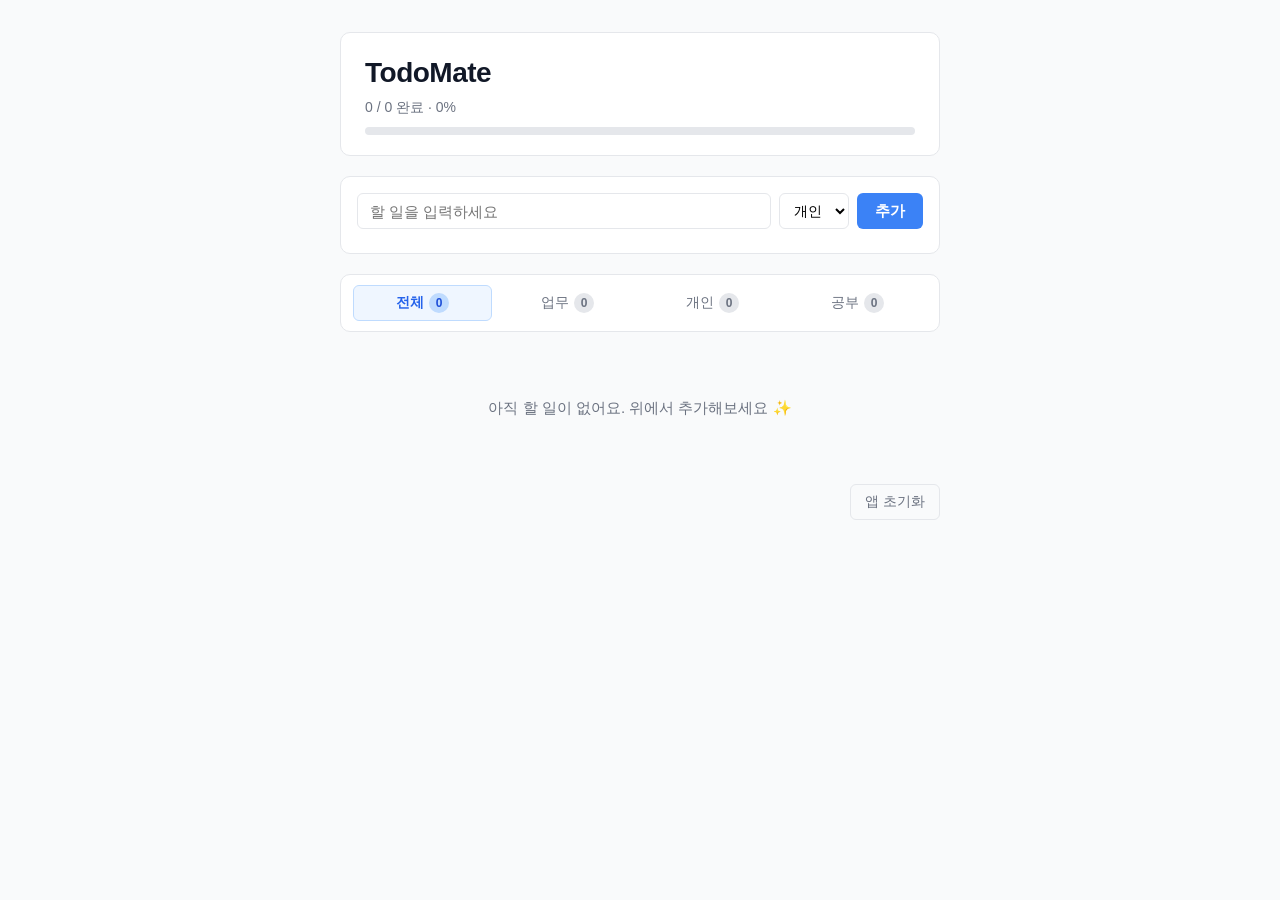
<file: mytodo/todomate/index.html>
<!-- Created: 2026-04-17 16:34:31 -->
<!DOCTYPE html>
<html lang="ko">
  <head>
    <meta charset="UTF-8" />
    <meta name="viewport" content="width=device-width, initial-scale=1.0" />
    <title>TodoMate</title>
    <link rel="stylesheet" href="style.css" />
  </head>
  <body>
    <div class="container">

      <!-- 헤더 영역 -->
      <header class="app-header">
        <h1 class="app-title">TodoMate</h1>
        <p class="progress-text" aria-live="polite">0 / 0 완료 · 0%</p>
        <div class="progress-bar-track" role="progressbar" aria-valuenow="0" aria-valuemin="0" aria-valuemax="100">
          <div class="progress-bar-fill" style="width: 0%"></div>
        </div>
      </header>

      <!-- 입력 영역 -->
      <section class="input-section">
        <input
          type="text"
          id="todo-input"
          class="todo-input"
          placeholder="할 일을 입력하세요"
          maxlength="100"
          aria-label="할 일 입력"
        />
        <select id="category-select" class="category-select" aria-label="카테고리 선택">
          <option value="personal">개인</option>
          <option value="work">업무</option>
          <option value="study">공부</option>
        </select>
        <button id="add-btn" class="add-btn" aria-label="할 일 추가">추가</button>
        <p id="auto-hint" class="auto-hint" aria-live="polite"></p>
      </section>

      <!-- 필터 탭 영역 -->
      <nav class="filter-tabs" aria-label="카테고리 필터">
        <button class="tab active" data-filter="all">
          전체 <span class="tab-count" aria-label="전체 개수">0</span>
        </button>
        <button class="tab" data-filter="work">
          업무 <span class="tab-count" aria-label="업무 개수">0</span>
        </button>
        <button class="tab" data-filter="personal">
          개인 <span class="tab-count" aria-label="개인 개수">0</span>
        </button>
        <button class="tab" data-filter="study">
          공부 <span class="tab-count" aria-label="공부 개수">0</span>
        </button>
      </nav>

      <!-- 할 일 목록 영역 -->
      <ul id="todo-list" class="todo-list" aria-label="할 일 목록"></ul>

      <!-- 푸터 영역 -->
      <footer class="app-footer" id="app-footer">
        <button id="clear-completed-btn" class="footer-btn danger" hidden aria-label="완료된 항목 모두 삭제">
          완료된 항목 삭제
        </button>
        <button id="reset-btn" class="footer-btn reset" aria-label="앱 초기화">
          앱 초기화
        </button>
      </footer>

    </div>
    <script src="app.js"></script>
  </body>
</html>
</file>
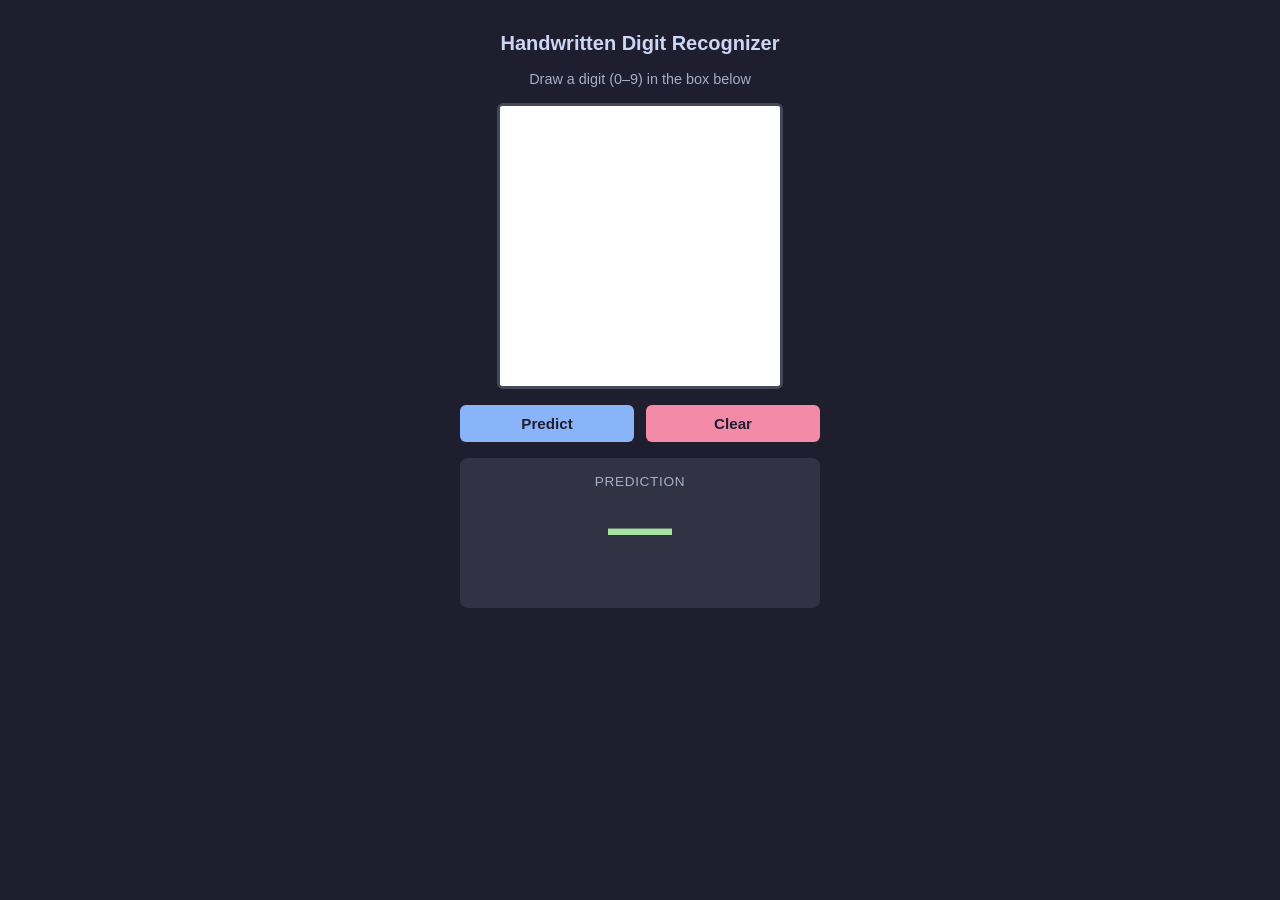
<file: handwriting/web_version/static/index.html>
<!-- Created: 2026-04-17 15:44:13 -->
<!DOCTYPE html>
<html lang="en">
<head>
  <meta charset="UTF-8" />
  <meta name="viewport" content="width=device-width, initial-scale=1.0" />
  <title>Handwritten Digit Recognizer</title>
  <link rel="stylesheet" href="style.css" />
</head>
<body>
  <div class="app">
    <h1>Handwritten Digit Recognizer</h1>
    <p class="subtitle">Draw a digit (0–9) in the box below</p>

    <!-- Drawing canvas -->
    <div class="canvas-wrapper">
      <canvas id="canvas" width="280" height="280"></canvas>
    </div>

    <!-- Buttons -->
    <div class="btn-row">
      <button id="predictBtn" class="btn btn-predict">Predict</button>
      <button id="clearBtn"   class="btn btn-clear">Clear</button>
    </div>

    <!-- Result panel -->
    <div class="result-panel">
      <div class="result-label">Prediction</div>
      <div id="digit"      class="digit-display">—</div>
      <div id="confidence" class="confidence"></div>
      <div id="bars"       class="bars"></div>
    </div>
  </div>

  <script src="app.js"></script>
</body>
</html>
</file>
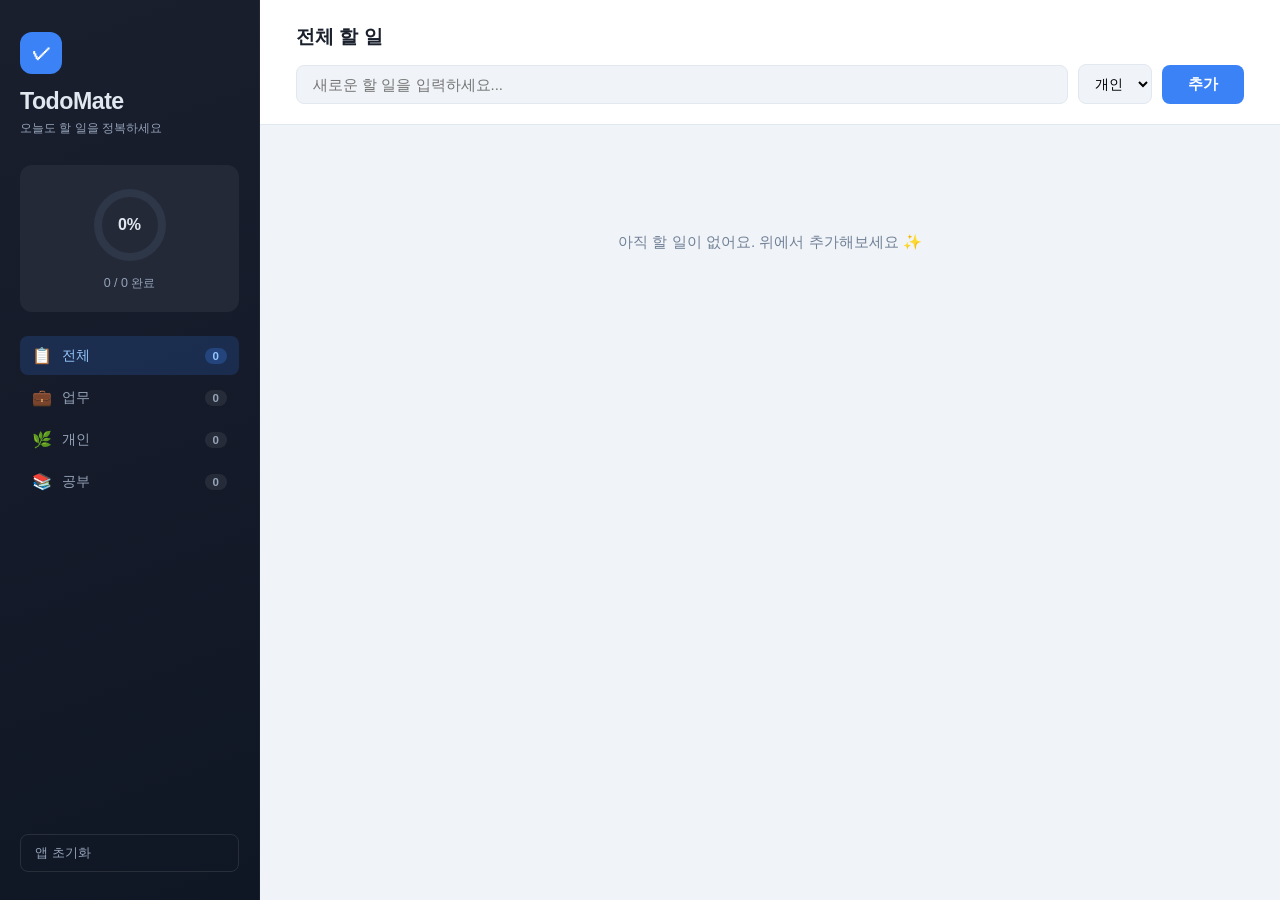
<file: mytodo/todomate/web_version/index.html>
<!-- Created: 2026-04-21 16:51:25 -->
<!DOCTYPE html>
<html lang="ko">
  <head>
    <meta charset="UTF-8" />
    <meta name="viewport" content="width=device-width, initial-scale=1.0" />
    <title>TodoMate</title>
    <link rel="stylesheet" href="style.css" />
  </head>
  <body>
    <div class="app-layout">

      <!-- 사이드바 -->
      <aside class="sidebar">
        <div class="sidebar-brand">
          <div class="brand-icon">✓</div>
          <h1 class="app-title">TodoMate</h1>
          <p class="app-tagline">오늘도 할 일을 정복하세요</p>
        </div>

        <div class="sidebar-progress">
          <svg class="progress-ring" viewBox="0 0 80 80"
               role="progressbar" aria-valuenow="0" aria-valuemin="0" aria-valuemax="100"
               aria-label="진행률">
            <circle class="ring-track" cx="40" cy="40" r="32"/>
            <circle class="ring-fill" id="progress-ring-fill" cx="40" cy="40" r="32"/>
          </svg>
          <div class="progress-ring-center">
            <span id="progress-percent" class="progress-percent-text">0%</span>
          </div>
          <p id="progress-label" class="progress-label" aria-live="polite">0 / 0 완료</p>
        </div>

        <nav class="filter-nav" aria-label="카테고리 필터">
          <button class="nav-item active" data-filter="all">
            <span class="nav-icon">📋</span>
            <span class="nav-label">전체</span>
            <span class="nav-count tab-count" aria-label="전체 개수">0</span>
          </button>
          <button class="nav-item" data-filter="work">
            <span class="nav-icon">💼</span>
            <span class="nav-label">업무</span>
            <span class="nav-count tab-count" aria-label="업무 개수">0</span>
          </button>
          <button class="nav-item" data-filter="personal">
            <span class="nav-icon">🌿</span>
            <span class="nav-label">개인</span>
            <span class="nav-count tab-count" aria-label="개인 개수">0</span>
          </button>
          <button class="nav-item" data-filter="study">
            <span class="nav-icon">📚</span>
            <span class="nav-label">공부</span>
            <span class="nav-count tab-count" aria-label="공부 개수">0</span>
          </button>
        </nav>

        <div class="sidebar-actions">
          <button id="clear-completed-btn" class="sidebar-btn danger" hidden aria-label="완료된 항목 모두 삭제">
            완료된 항목 삭제
          </button>
          <button id="reset-btn" class="sidebar-btn reset" aria-label="앱 초기화">
            앱 초기화
          </button>
        </div>
      </aside>

      <!-- 메인 콘텐츠 -->
      <main class="main-content">
        <div class="main-header">
          <h2 id="current-filter-title" class="current-filter-title">전체 할 일</h2>
          <div class="input-section">
            <input
              type="text"
              id="todo-input"
              class="todo-input"
              placeholder="새로운 할 일을 입력하세요..."
              maxlength="100"
              aria-label="할 일 입력"
            />
            <select id="category-select" class="category-select" aria-label="카테고리 선택">
              <option value="personal">개인</option>
              <option value="work">업무</option>
              <option value="study">공부</option>
            </select>
            <button id="add-btn" class="add-btn" aria-label="할 일 추가">추가</button>
          </div>
          <p id="auto-hint" class="auto-hint" aria-live="polite"></p>
        </div>

        <div class="todo-container">
          <ul id="todo-list" class="todo-list" aria-label="할 일 목록"></ul>
        </div>
      </main>

    </div>
    <script src="app.js"></script>
  </body>
</html>
</file>
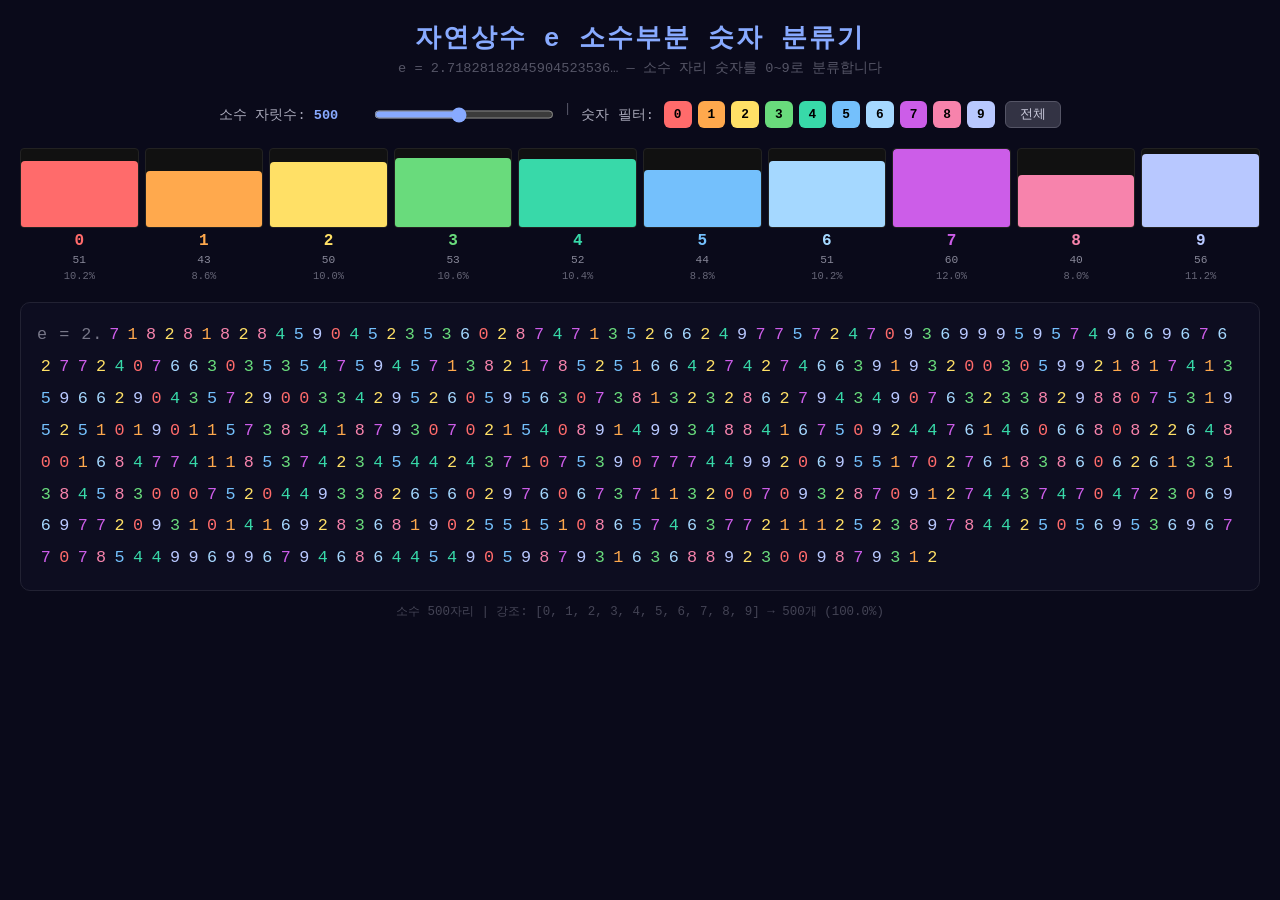
<file: ju/euler_classifier.html>
<!DOCTYPE html>
<html lang="ko">
<head>
<meta charset="UTF-8">
<meta name="viewport" content="width=device-width, initial-scale=1.0">
<title>자연상수 e 소수부분 숫자 분류기</title>
<style>
  * { box-sizing: border-box; margin: 0; padding: 0; }

  body {
    font-family: 'Courier New', monospace;
    background: #0a0a1a;
    color: #e0e0ff;
    min-height: 100vh;
    padding: 20px;
  }

  h1 {
    text-align: center;
    font-size: 1.6rem;
    color: #88aaff;
    margin-bottom: 4px;
    letter-spacing: 2px;
  }

  .subtitle {
    text-align: center;
    font-size: 0.85rem;
    color: #556;
    margin-bottom: 24px;
  }

  /* ─── 컨트롤 ─── */
  .controls {
    display: flex;
    flex-wrap: wrap;
    gap: 10px;
    justify-content: center;
    margin-bottom: 20px;
  }

  .controls label { font-size: 0.85rem; color: #aab; align-self: center; }

  .controls input[type=range] {
    width: 180px;
    accent-color: #88aaff;
    cursor: pointer;
  }

  #digitCount {
    color: #88aaff;
    font-weight: bold;
    min-width: 50px;
    display: inline-block;
  }

  .filter-btns {
    display: flex;
    gap: 6px;
    flex-wrap: wrap;
    justify-content: center;
  }

  .filter-btn {
    border: none;
    border-radius: 6px;
    padding: 4px 10px;
    font-size: 0.8rem;
    font-family: 'Courier New', monospace;
    cursor: pointer;
    transition: transform 0.1s, opacity 0.2s;
    font-weight: bold;
  }

  .filter-btn:hover { transform: scale(1.1); }
  .filter-btn.inactive { opacity: 0.3; }

  .btn-all {
    background: #334;
    color: #ccd;
    border: 1px solid #556;
    border-radius: 6px;
    padding: 4px 14px;
    font-size: 0.8rem;
    cursor: pointer;
    font-family: 'Courier New', monospace;
  }
  .btn-all:hover { background: #445; }

  /* ─── 통계 바 ─── */
  .stats {
    display: grid;
    grid-template-columns: repeat(10, 1fr);
    gap: 6px;
    margin-bottom: 20px;
  }

  .stat-col {
    display: flex;
    flex-direction: column;
    align-items: center;
    gap: 4px;
    cursor: pointer;
    transition: transform 0.15s;
  }
  .stat-col:hover { transform: scale(1.05); }

  .bar-wrap {
    width: 100%;
    height: 80px;
    background: #111;
    border-radius: 4px;
    position: relative;
    overflow: hidden;
    border: 1px solid #222;
  }

  .bar {
    position: absolute;
    bottom: 0;
    left: 0;
    width: 100%;
    border-radius: 4px 4px 0 0;
    transition: height 0.5s ease;
  }

  .stat-digit {
    font-size: 1rem;
    font-weight: bold;
  }

  .stat-count {
    font-size: 0.7rem;
    color: #889;
  }

  .stat-pct {
    font-size: 0.65rem;
    color: #667;
  }

  /* ─── e 디스플레이 ─── */
  .e-display {
    background: #0d0d20;
    border: 1px solid #223;
    border-radius: 10px;
    padding: 16px;
    max-height: 320px;
    overflow-y: auto;
    line-height: 1.9;
    font-size: 1.05rem;
    letter-spacing: 1px;
    word-break: break-all;
    scrollbar-width: thin;
    scrollbar-color: #334 #0d0d20;
  }

  .e-display::-webkit-scrollbar { width: 6px; }
  .e-display::-webkit-scrollbar-track { background: #0d0d20; }
  .e-display::-webkit-scrollbar-thumb { background: #334; border-radius: 3px; }

  .prefix {
    color: #778;
    margin-right: 2px;
  }

  .dot { color: #aac; }

  .d {
    display: inline-block;
    width: 1.1em;
    text-align: center;
    border-radius: 3px;
    transition: background 0.2s, opacity 0.2s;
  }

  .d.dim { opacity: 0.12; }

  /* ─── 색상 팔레트 ─── */
  :root {
    --c0: #ff6b6b; --c1: #ffa94d; --c2: #ffe066;
    --c3: #69db7c; --c4: #38d9a9; --c5: #74c0fc;
    --c6: #a5d8ff; --c7: #cc5de8; --c8: #f783ac;
    --c9: #b8c8ff;
  }

  .n0 { color: var(--c0); } .bar-0 { background: var(--c0); }
  .n1 { color: var(--c1); } .bar-1 { background: var(--c1); }
  .n2 { color: var(--c2); } .bar-2 { background: var(--c2); }
  .n3 { color: var(--c3); } .bar-3 { background: var(--c3); }
  .n4 { color: var(--c4); } .bar-4 { background: var(--c4); }
  .n5 { color: var(--c5); } .bar-5 { background: var(--c5); }
  .n6 { color: var(--c6); } .bar-6 { background: var(--c6); }
  .n7 { color: var(--c7); } .bar-7 { background: var(--c7); }
  .n8 { color: var(--c8); } .bar-8 { background: var(--c8); }
  .n9 { color: var(--c9); } .bar-9 { background: var(--c9); }

  .btn-0 { background: var(--c0); color: #000; }
  .btn-1 { background: var(--c1); color: #000; }
  .btn-2 { background: var(--c2); color: #000; }
  .btn-3 { background: var(--c3); color: #000; }
  .btn-4 { background: var(--c4); color: #000; }
  .btn-5 { background: var(--c5); color: #000; }
  .btn-6 { background: var(--c6); color: #000; }
  .btn-7 { background: var(--c7); color: #000; }
  .btn-8 { background: var(--c8); color: #000; }
  .btn-9 { background: var(--c9); color: #000; }

  .info-bar {
    text-align: center;
    font-size: 0.78rem;
    color: #445;
    margin-top: 12px;
  }

  @media (max-width: 600px) {
    .stats { grid-template-columns: repeat(5, 1fr); }
    .bar-wrap { height: 60px; }
    h1 { font-size: 1.2rem; }
  }
</style>
</head>
<body>

<h1>자연상수 e 소수부분 숫자 분류기</h1>
<p class="subtitle">e = 2.71828182845904523536… — 소수 자리 숫자를 0~9로 분류합니다</p>

<!-- 컨트롤 -->
<div class="controls">
  <label>소수 자릿수: <span id="digitCount">500</span></label>
  <input type="range" id="slider" min="50" max="1000" step="50" value="500">
  <span style="color:#556;font-size:0.8rem">|</span>
  <label>숫자 필터:</label>
  <div class="filter-btns" id="filterBtns"></div>
  <button class="btn-all" id="btnAll">전체</button>
</div>

<!-- 통계 바 차트 -->
<div class="stats" id="stats"></div>

<!-- e 숫자 표시 -->
<div class="e-display" id="eDisplay"></div>

<p class="info-bar" id="infoBar"></p>

<script>
// e 소수점 이하 1000자리
const E_DECIMALS =
  "7182818284590452353602874713526624977572470936999595749669676277" +
  "2407663035354759457138217852516642742746639193200305992181741359" +
  "6629043572900334295260595630738132328627943490763233829880753195" +
  "2510190115738341879307021540891499348841675092447614606680822648" +
  "0016847741185374234544243710753907774499206955170276183860626133" +
  "1384583000752044933826560297606737113200709328709127443747047230" +
  "6969772093101416928368190255151086574637721112523897844250569536" +
  "9677078544996996794686445490598793163688923009879312773617821542" +
  "4999229576351482208269895193668033182528869398496465105820939239" +
  "8294887933203625094431173012381970684161403970198376793206832823" +
  "7646480429531180232878250981945581530175671736133206981125099618" +
  "1881593041690351598888519345807273866738589422827926001651208051" +
  "7462829800736356736839369757632936733093978741614551536765295985" +
  "6290779346044774547808541249066616878244572847507906006564239945" +
  "7053534286082946358843103745622547622274851024042699757547427944" +
  "9323564684702298938985954993437599668";

const DIGIT_COUNT_MAX = 1000;
const decimals = E_DECIMALS.slice(0, DIGIT_COUNT_MAX);

let activeDigits = new Set([0,1,2,3,4,5,6,7,8,9]);
let currentN = 500;

function getCount(n) {
  const counts = new Array(10).fill(0);
  for (let i = 0; i < n; i++) counts[+decimals[i]]++;
  return counts;
}

// ─── 통계 바 생성 ───
function buildStats() {
  const container = document.getElementById('stats');
  container.innerHTML = '';
  for (let d = 0; d <= 9; d++) {
    const col = document.createElement('div');
    col.className = 'stat-col';
    col.dataset.d = d;
    col.innerHTML = `
      <div class="bar-wrap">
        <div class="bar bar-${d}" id="bar-${d}" style="height:0%"></div>
      </div>
      <span class="stat-digit n${d}">${d}</span>
      <span class="stat-count" id="cnt-${d}">0</span>
      <span class="stat-pct" id="pct-${d}">0%</span>
    `;
    col.addEventListener('click', () => toggleDigit(d));
    container.appendChild(col);
  }
}

// ─── 필터 버튼 생성 ───
function buildFilterBtns() {
  const wrap = document.getElementById('filterBtns');
  wrap.innerHTML = '';
  for (let d = 0; d <= 9; d++) {
    const btn = document.createElement('button');
    btn.className = `filter-btn btn-${d}`;
    btn.textContent = d;
    btn.dataset.d = d;
    btn.addEventListener('click', () => toggleDigit(d));
    wrap.appendChild(btn);
  }
}

function toggleDigit(d) {
  if (activeDigits.has(d)) {
    if (activeDigits.size === 1) return; // 최소 1개 유지
    activeDigits.delete(d);
  } else {
    activeDigits.add(d);
  }
  render();
}

document.getElementById('btnAll').addEventListener('click', () => {
  activeDigits = new Set([0,1,2,3,4,5,6,7,8,9]);
  render();
});

// ─── 메인 렌더 ───
function render() {
  const n = currentN;
  const counts = getCount(n);
  const maxCount = Math.max(...counts);

  // 통계 업데이트
  for (let d = 0; d <= 9; d++) {
    const c = counts[d];
    const pct = (c / n * 100).toFixed(1);
    const barH = maxCount > 0 ? (c / maxCount * 100).toFixed(1) : 0;
    document.getElementById(`bar-${d}`).style.height = barH + '%';
    document.getElementById(`cnt-${d}`).textContent = c;
    document.getElementById(`pct-${d}`).textContent = pct + '%';

    // 통계 열 dim
    const col = document.querySelector(`.stat-col[data-d="${d}"]`);
    if (activeDigits.has(d)) col.style.opacity = '1';
    else col.style.opacity = '0.3';
  }

  // 필터 버튼 상태
  document.querySelectorAll('.filter-btn').forEach(btn => {
    const d = +btn.dataset.d;
    if (activeDigits.has(d)) btn.classList.remove('inactive');
    else btn.classList.add('inactive');
  });

  // e 숫자 표시
  const display = document.getElementById('eDisplay');
  let html = `<span class="prefix">e = 2.</span>`;
  for (let i = 0; i < n; i++) {
    const d = +decimals[i];
    const dim = activeDigits.has(d) ? '' : ' dim';
    html += `<span class="d n${d}${dim}">${d}</span>`;
  }
  display.innerHTML = html;

  // 정보 바
  const activeList = [...activeDigits].sort().join(', ');
  const activeCount = [...activeDigits].reduce((s, d) => s + counts[d], 0);
  document.getElementById('infoBar').textContent =
    `소수 ${n}자리 | 강조: [${activeList}] → ${activeCount}개 (${(activeCount/n*100).toFixed(1)}%)`;
}

// ─── 슬라이더 ───
const slider = document.getElementById('slider');
const digitCountEl = document.getElementById('digitCount');
slider.addEventListener('input', () => {
  currentN = +slider.value;
  digitCountEl.textContent = currentN;
  render();
});

// ─── 초기화 ───
buildStats();
buildFilterBtns();
render();
</script>
</body>
</html>
</file>
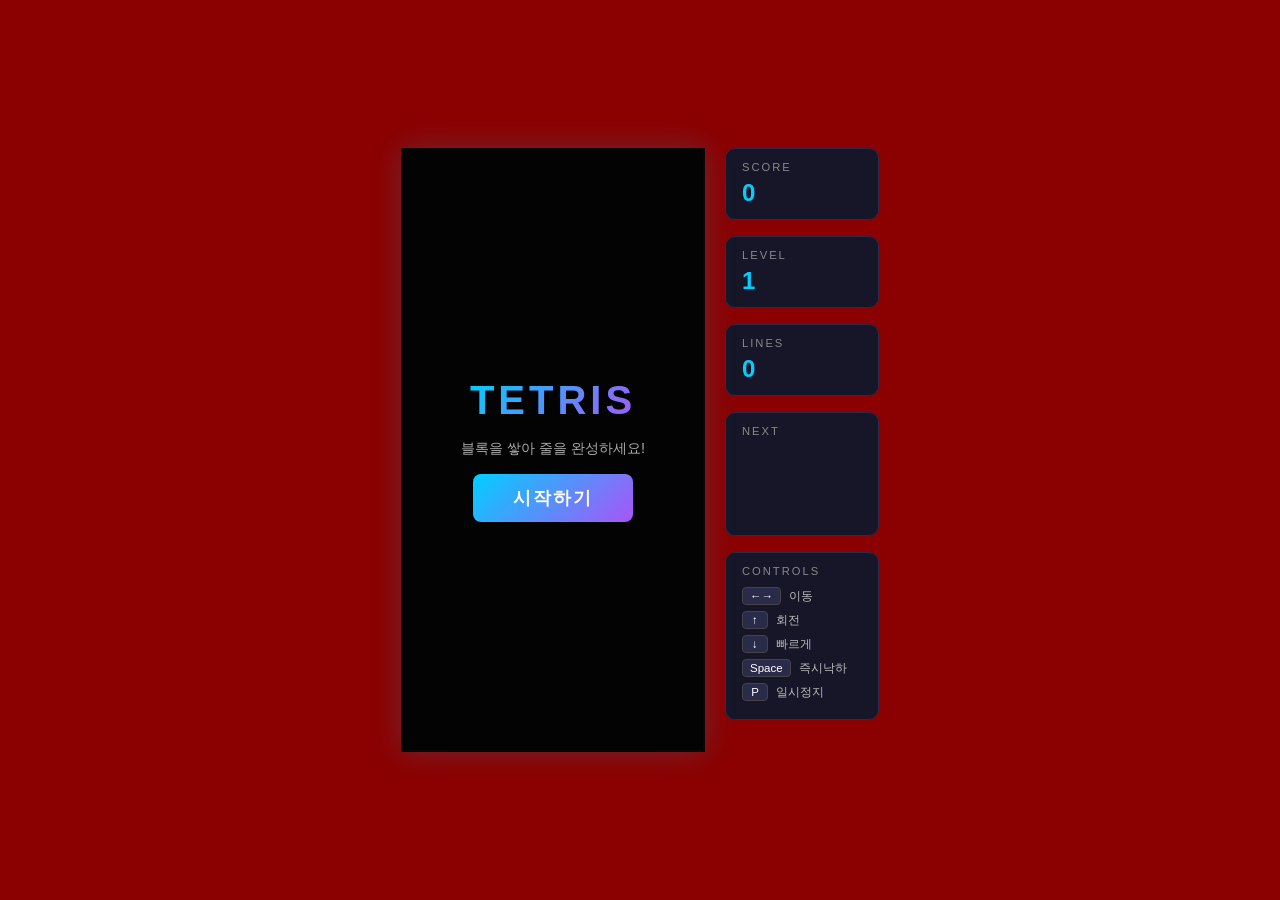
<file: ju/tetris.html>
<!DOCTYPE html>
<html lang="ko">
<head>
  <meta charset="UTF-8">
  <meta name="viewport" content="width=device-width, initial-scale=1.0">
  <title>테트리스</title>
  <style>
    * { margin: 0; padding: 0; box-sizing: border-box; }

    body {
      background: #8b0000;
      display: flex;
      justify-content: center;
      align-items: center;
      min-height: 100vh;
      font-family: 'Segoe UI', Arial, sans-serif;
      color: #fff;
    }

    #game-wrapper {
      display: flex;
      gap: 20px;
      align-items: flex-start;
    }

    #main-board {
      position: relative;
    }

    canvas#board {
      display: block;
      border: 2px solid #333;
      background: #111;
      box-shadow: 0 0 30px rgba(0, 200, 255, 0.2);
    }

    #overlay {
      position: absolute;
      inset: 0;
      background: rgba(0, 0, 0, 0.85);
      display: flex;
      flex-direction: column;
      align-items: center;
      justify-content: center;
      gap: 16px;
    }

    #overlay h1 {
      font-size: 2.5rem;
      font-weight: 900;
      letter-spacing: 4px;
      background: linear-gradient(135deg, #00cfff, #a855f7);
      -webkit-background-clip: text;
      -webkit-text-fill-color: transparent;
    }

    #overlay p { color: #aaa; font-size: 0.9rem; }

    #overlay .score-display {
      font-size: 1.6rem;
      font-weight: bold;
      color: #ffde59;
    }

    #start-btn {
      padding: 12px 40px;
      font-size: 1.1rem;
      font-weight: bold;
      border: none;
      border-radius: 8px;
      background: linear-gradient(135deg, #00cfff, #a855f7);
      color: #fff;
      cursor: pointer;
      letter-spacing: 2px;
      transition: transform 0.1s, box-shadow 0.1s;
    }

    #start-btn:hover {
      transform: scale(1.05);
      box-shadow: 0 0 20px rgba(0, 207, 255, 0.5);
    }

    #side-panel {
      display: flex;
      flex-direction: column;
      gap: 16px;
      min-width: 130px;
    }

    .panel-box {
      background: #161628;
      border: 1px solid #2a2a4a;
      border-radius: 10px;
      padding: 12px 16px;
    }

    .panel-label {
      font-size: 0.7rem;
      letter-spacing: 2px;
      color: #888;
      text-transform: uppercase;
      margin-bottom: 6px;
    }

    .panel-value {
      font-size: 1.5rem;
      font-weight: bold;
      color: #00cfff;
    }

    canvas#next-canvas {
      display: block;
      background: transparent;
    }

    #controls {
      background: #161628;
      border: 1px solid #2a2a4a;
      border-radius: 10px;
      padding: 12px 16px;
    }

    #controls .panel-label { margin-bottom: 10px; }

    .key-row {
      display: flex;
      align-items: center;
      gap: 8px;
      margin-bottom: 6px;
      font-size: 0.78rem;
      color: #bbb;
    }

    .key {
      background: #2a2a4a;
      border: 1px solid #444;
      border-radius: 4px;
      padding: 2px 7px;
      font-size: 0.72rem;
      color: #fff;
      min-width: 26px;
      text-align: center;
    }
  </style>
</head>
<body>

<div id="game-wrapper">
  <div id="main-board">
    <canvas id="board" width="300" height="600"></canvas>
    <div id="overlay">
      <h1>TETRIS</h1>
      <p>블록을 쌓아 줄을 완성하세요!</p>
      <button id="start-btn">시작하기</button>
    </div>
  </div>

  <div id="side-panel">
    <div class="panel-box">
      <div class="panel-label">Score</div>
      <div class="panel-value" id="score-display">0</div>
    </div>
    <div class="panel-box">
      <div class="panel-label">Level</div>
      <div class="panel-value" id="level-display">1</div>
    </div>
    <div class="panel-box">
      <div class="panel-label">Lines</div>
      <div class="panel-value" id="lines-display">0</div>
    </div>
    <div class="panel-box">
      <div class="panel-label">Next</div>
      <canvas id="next-canvas" width="120" height="80"></canvas>
    </div>
    <div id="controls">
      <div class="panel-label">Controls</div>
      <div class="key-row"><span class="key">←→</span> 이동</div>
      <div class="key-row"><span class="key">↑</span> 회전</div>
      <div class="key-row"><span class="key">↓</span> 빠르게</div>
      <div class="key-row"><span class="key">Space</span> 즉시낙하</div>
      <div class="key-row"><span class="key">P</span> 일시정지</div>
    </div>
  </div>
</div>

<script>
const COLS = 10, ROWS = 20, BLOCK = 30;
const COLORS = {
  I: '#00cfff',
  O: '#ffde59',
  T: '#a855f7',
  S: '#4ade80',
  Z: '#f87171',
  J: '#3b82f6',
  L: '#fb923c',
};

const SHAPES = {
  I: [[0,0,0,0],[1,1,1,1],[0,0,0,0],[0,0,0,0]],
  O: [[1,1],[1,1]],
  T: [[0,1,0],[1,1,1],[0,0,0]],
  S: [[0,1,1],[1,1,0],[0,0,0]],
  Z: [[1,1,0],[0,1,1],[0,0,0]],
  J: [[1,0,0],[1,1,1],[0,0,0]],
  L: [[0,0,1],[1,1,1],[0,0,0]],
};

const SCORE_TABLE = [0, 100, 300, 500, 800];

const canvas = document.getElementById('board');
const ctx = canvas.getContext('2d');
const nextCanvas = document.getElementById('next-canvas');
const nctx = nextCanvas.getContext('2d');

let board, piece, nextPiece, score, level, lines, gameRunning, paused, dropTimer, dropInterval, animId;

function createBoard() {
  return Array.from({ length: ROWS }, () => Array(COLS).fill(null));
}

function randomPiece() {
  const keys = Object.keys(SHAPES);
  const key = keys[Math.floor(Math.random() * keys.length)];
  return {
    type: key,
    color: COLORS[key],
    shape: SHAPES[key].map(r => [...r]),
    x: Math.floor((COLS - SHAPES[key][0].length) / 2),
    y: 0,
  };
}

function rotate(shape) {
  const N = shape.length;
  const M = shape[0].length;
  const result = Array.from({ length: M }, () => Array(N).fill(0));
  for (let r = 0; r < N; r++)
    for (let c = 0; c < M; c++)
      result[c][N - 1 - r] = shape[r][c];
  return result;
}

function collides(b, p, dx = 0, dy = 0, shape = null) {
  const s = shape || p.shape;
  for (let r = 0; r < s.length; r++) {
    for (let c = 0; c < s[r].length; c++) {
      if (!s[r][c]) continue;
      const nx = p.x + c + dx;
      const ny = p.y + r + dy;
      if (nx < 0 || nx >= COLS || ny >= ROWS) return true;
      if (ny >= 0 && b[ny][nx]) return true;
    }
  }
  return false;
}

function lock(b, p) {
  for (let r = 0; r < p.shape.length; r++)
    for (let c = 0; c < p.shape[r].length; c++)
      if (p.shape[r][c]) {
        const ny = p.y + r, nx = p.x + c;
        if (ny >= 0) b[ny][nx] = p.color;
      }
}

function clearLines(b) {
  let count = 0;
  for (let r = ROWS - 1; r >= 0; r--) {
    if (b[r].every(cell => cell !== null)) {
      b.splice(r, 1);
      b.unshift(Array(COLS).fill(null));
      count++;
      r++;
    }
  }
  return count;
}

function ghostY(b, p) {
  let dy = 0;
  while (!collides(b, p, 0, dy + 1)) dy++;
  return p.y + dy;
}

function drawBlock(context, x, y, color, alpha = 1) {
  context.globalAlpha = alpha;
  const px = x * BLOCK, py = y * BLOCK;
  context.fillStyle = color;
  context.fillRect(px + 1, py + 1, BLOCK - 2, BLOCK - 2);
  context.fillStyle = 'rgba(255,255,255,0.25)';
  context.fillRect(px + 1, py + 1, BLOCK - 2, 4);
  context.fillRect(px + 1, py + 1, 4, BLOCK - 2);
  context.fillStyle = 'rgba(0,0,0,0.25)';
  context.fillRect(px + 1, py + BLOCK - 5, BLOCK - 2, 4);
  context.fillRect(px + BLOCK - 5, py + 1, 4, BLOCK - 2);
  context.globalAlpha = 1;
}

function drawGrid() {
  ctx.strokeStyle = 'rgba(255,255,255,0.04)';
  ctx.lineWidth = 0.5;
  for (let r = 0; r <= ROWS; r++) {
    ctx.beginPath(); ctx.moveTo(0, r * BLOCK); ctx.lineTo(COLS * BLOCK, r * BLOCK); ctx.stroke();
  }
  for (let c = 0; c <= COLS; c++) {
    ctx.beginPath(); ctx.moveTo(c * BLOCK, 0); ctx.lineTo(c * BLOCK, ROWS * BLOCK); ctx.stroke();
  }
}

function drawBoard() {
  ctx.clearRect(0, 0, canvas.width, canvas.height);
  drawGrid();
  for (let r = 0; r < ROWS; r++)
    for (let c = 0; c < COLS; c++)
      if (board[r][c]) drawBlock(ctx, c, r, board[r][c]);
}

function drawPiece() {
  if (!piece) return;
  const gy = ghostY(board, piece);
  for (let r = 0; r < piece.shape.length; r++)
    for (let c = 0; c < piece.shape[r].length; c++)
      if (piece.shape[r][c]) {
        if (gy !== piece.y) drawBlock(ctx, piece.x + c, gy + r, piece.color, 0.2);
        drawBlock(ctx, piece.x + c, piece.y + r, piece.color);
      }
}

function drawNext() {
  nctx.clearRect(0, 0, nextCanvas.width, nextCanvas.height);
  if (!nextPiece) return;
  const s = nextPiece.shape;
  const bSize = 24;
  const offX = Math.floor((nextCanvas.width - s[0].length * bSize) / 2);
  const offY = Math.floor((nextCanvas.height - s.length * bSize) / 2);
  for (let r = 0; r < s.length; r++)
    for (let c = 0; c < s[r].length; c++)
      if (s[r][c]) {
        nctx.fillStyle = nextPiece.color;
        nctx.fillRect(offX + c * bSize + 1, offY + r * bSize + 1, bSize - 2, bSize - 2);
        nctx.fillStyle = 'rgba(255,255,255,0.25)';
        nctx.fillRect(offX + c * bSize + 1, offY + r * bSize + 1, bSize - 2, 4);
      }
}

function updateHUD() {
  document.getElementById('score-display').textContent = score.toLocaleString();
  document.getElementById('level-display').textContent = level;
  document.getElementById('lines-display').textContent = lines;
}

function render() {
  drawBoard();
  drawPiece();
}

function spawnPiece() {
  piece = nextPiece || randomPiece();
  nextPiece = randomPiece();
  drawNext();
  if (collides(board, piece)) {
    endGame();
  }
}

function drop() {
  if (!gameRunning || paused) return;
  if (!collides(board, piece, 0, 1)) {
    piece.y++;
  } else {
    lock(board, piece);
    const cleared = clearLines(board);
    if (cleared > 0) {
      score += SCORE_TABLE[cleared] * level;
      lines += cleared;
      level = Math.floor(lines / 10) + 1;
      dropInterval = Math.max(100, 1000 - (level - 1) * 90);
      updateHUD();
    }
    spawnPiece();
  }
  render();
}

let lastTime = 0;
function gameLoop(ts = 0) {
  if (!gameRunning || paused) return;
  const dt = ts - lastTime;
  if (dt > dropInterval) {
    lastTime = ts;
    drop();
  } else {
    render();
  }
  animId = requestAnimationFrame(gameLoop);
}

function startGame() {
  board = createBoard();
  score = 0; level = 1; lines = 0;
  dropInterval = 1000;
  gameRunning = true; paused = false;
  nextPiece = randomPiece();
  spawnPiece();
  updateHUD();
  document.getElementById('overlay').style.display = 'none';
  lastTime = 0;
  animId = requestAnimationFrame(gameLoop);
}

function endGame() {
  gameRunning = false;
  cancelAnimationFrame(animId);
  render();
  const overlay = document.getElementById('overlay');
  overlay.innerHTML = `
    <h1>GAME OVER</h1>
    <p class="score-display">${score.toLocaleString()} 점</p>
    <p>레벨 ${level} · ${lines}줄 제거</p>
    <button id="start-btn">다시 시작</button>
  `;
  overlay.style.display = 'flex';
  document.getElementById('start-btn').addEventListener('click', startGame);
}

function pauseGame() {
  if (!gameRunning) return;
  paused = !paused;
  if (paused) {
    cancelAnimationFrame(animId);
    const overlay = document.getElementById('overlay');
    overlay.innerHTML = `
      <h1 style="font-size:1.8rem">PAUSED</h1>
      <button id="start-btn">계속하기</button>
    `;
    overlay.style.display = 'flex';
    document.getElementById('start-btn').addEventListener('click', () => {
      paused = false;
      overlay.style.display = 'none';
      lastTime = 0;
      animId = requestAnimationFrame(gameLoop);
    });
  }
}

document.addEventListener('keydown', e => {
  if (!gameRunning || paused) return;
  switch (e.key) {
    case 'ArrowLeft':
      e.preventDefault();
      if (!collides(board, piece, -1, 0)) { piece.x--; render(); }
      break;
    case 'ArrowRight':
      e.preventDefault();
      if (!collides(board, piece, 1, 0)) { piece.x++; render(); }
      break;
    case 'ArrowDown':
      e.preventDefault();
      if (!collides(board, piece, 0, 1)) { piece.y++; score += 1; updateHUD(); render(); }
      break;
    case 'ArrowUp':
      e.preventDefault();
      const rotated = rotate(piece.shape);
      if (!collides(board, piece, 0, 0, rotated)) {
        piece.shape = rotated;
      } else if (!collides(board, piece, 1, 0, rotated)) {
        piece.shape = rotated; piece.x++;
      } else if (!collides(board, piece, -1, 0, rotated)) {
        piece.shape = rotated; piece.x--;
      }
      render();
      break;
    case ' ':
      e.preventDefault();
      const dy = ghostY(board, piece) - piece.y;
      piece.y += dy;
      score += dy * 2;
      updateHUD();
      drop();
      break;
    case 'p':
    case 'P':
      pauseGame();
      break;
  }
});

document.getElementById('start-btn').addEventListener('click', startGame);
</script>
</body>
</html>
</file>
<file: mytodo/todomate/style.css>
/* Created: 2026-04-17 16:35:12 */
/* ── CSS 변수 ── */
:root {
  --color-work: #3b82f6;
  --color-personal: #10b981;
  --color-study: #f59e0b;

  --bg: #f9fafb;
  --surface: #ffffff;
  --border: #e5e7eb;
  --text-primary: #111827;
  --text-secondary: #6b7280;
  --progress-track: #e5e7eb;
  --radius: 10px;
}

/* ── 리셋 & 기본 ── */
*,
*::before,
*::after {
  box-sizing: border-box;
  margin: 0;
  padding: 0;
}

body {
  font-family: -apple-system, BlinkMacSystemFont, "Segoe UI", Roboto,
    "Helvetica Neue", Arial, sans-serif;
  background: var(--bg);
  color: var(--text-primary);
  min-height: 100vh;
  padding: 32px 16px 64px;
}

/* ── 컨테이너 ── */
.container {
  max-width: 600px;
  margin: 0 auto;
  display: flex;
  flex-direction: column;
  gap: 20px;
}

/* ── 헤더 ── */
.app-header {
  background: var(--surface);
  border: 1px solid var(--border);
  border-radius: var(--radius);
  padding: 24px 24px 20px;
}

.app-title {
  font-size: 1.75rem;
  font-weight: 700;
  letter-spacing: -0.5px;
  margin-bottom: 10px;
}

.progress-text {
  font-size: 0.875rem;
  color: var(--text-secondary);
  margin-bottom: 10px;
  transition: color 0.3s;
}

.progress-bar-track {
  height: 8px;
  background: var(--progress-track);
  border-radius: 99px;
  overflow: hidden;
}

.progress-bar-fill {
  height: 100%;
  border-radius: 99px;
  background: linear-gradient(90deg, #3b82f6, #6366f1);
  transition: width 0.35s ease, background 0.4s ease;
}

/* 100% 완료 시 초록으로 전환 + 짧은 튀김 */
.progress-bar-fill.complete {
  background: linear-gradient(90deg, #10b981, #059669);
  animation: celebrate 0.45s ease;
}

@keyframes celebrate {
  0%   { transform: scaleX(1); }
  40%  { transform: scaleX(1.03); }
  100% { transform: scaleX(1); }
}

/* ── 입력 영역 ── */
.input-section {
  display: flex;
  flex-wrap: wrap;
  gap: 8px;
  background: var(--surface);
  border: 1px solid var(--border);
  border-radius: var(--radius);
  padding: 16px;
}

.todo-input {
  flex: 1;
  border: 1px solid var(--border);
  border-radius: 6px;
  padding: 8px 12px;
  font-size: 0.9375rem;
  font-family: inherit;
  outline: none;
  transition: border-color 0.2s;
  min-width: 0;
}

.todo-input:focus {
  border-color: #3b82f6;
}

.category-select {
  border: 1px solid var(--border);
  border-radius: 6px;
  padding: 8px 10px;
  font-size: 0.875rem;
  font-family: inherit;
  background: var(--surface);
  cursor: pointer;
  outline: none;
}

.add-btn {
  background: #3b82f6;
  color: #fff;
  border: none;
  border-radius: 6px;
  padding: 8px 18px;
  font-size: 0.9375rem;
  font-family: inherit;
  font-weight: 600;
  cursor: pointer;
  transition: background 0.2s;
  white-space: nowrap;
}

.add-btn:hover {
  background: #2563eb;
}

.add-btn:focus-visible {
  outline: 2px solid #3b82f6;
  outline-offset: 2px;
}

/* ── 필터 탭 ── */
.filter-tabs {
  display: flex;
  gap: 6px;
  background: var(--surface);
  border: 1px solid var(--border);
  border-radius: var(--radius);
  padding: 10px 12px;
  overflow-x: auto;
  -webkit-overflow-scrolling: touch;
  scrollbar-width: none;
}

.filter-tabs::-webkit-scrollbar {
  display: none;
}

.tab {
  flex: 1;
  flex-shrink: 0;
  border: 1px solid transparent;
  border-radius: 6px;
  padding: 7px 8px;
  font-size: 0.875rem;
  font-family: inherit;
  font-weight: 500;
  cursor: pointer;
  background: transparent;
  color: var(--text-secondary);
  transition: background 0.15s, color 0.15s;
  display: flex;
  align-items: center;
  justify-content: center;
  gap: 5px;
  white-space: nowrap;
}

.tab:hover {
  background: var(--bg);
  color: var(--text-primary);
}

.tab.active {
  background: #eff6ff;
  color: #2563eb;
  border-color: #bfdbfe;
  font-weight: 600;
}

.tab:focus-visible {
  outline: 2px solid #3b82f6;
  outline-offset: 2px;
}

.tab-count {
  display: inline-flex;
  align-items: center;
  justify-content: center;
  min-width: 20px;
  height: 20px;
  padding: 0 5px;
  border-radius: 99px;
  background: var(--border);
  color: var(--text-secondary);
  font-size: 0.75rem;
  font-weight: 600;
}

.tab.active .tab-count {
  background: #bfdbfe;
  color: #1d4ed8;
}

/* ── 할 일 목록 ── */
.todo-list {
  list-style: none;
  display: flex;
  flex-direction: column;
  gap: 8px;
}

/* ── 할 일 아이템 ── */
.todo-item {
  display: flex;
  align-items: center;
  gap: 10px;
  background: var(--surface);
  border: 1px solid var(--border);
  border-radius: var(--radius);
  padding: 12px 14px;
  transition: background 0.15s, box-shadow 0.15s, opacity 0.2s;
}

.todo-item:hover {
  background: #f8faff;
  box-shadow: 0 1px 4px rgba(0, 0, 0, 0.06);
}

.todo-item.completed {
  opacity: 0.65;
}

.todo-check {
  flex-shrink: 0;
  width: 18px;
  height: 18px;
  accent-color: #3b82f6;
  cursor: pointer;
}

.todo-text {
  flex: 1;
  font-size: 0.9375rem;
  word-break: break-word;
  transition: color 0.2s, text-decoration 0.2s;
  cursor: default;
}

.todo-item.completed .todo-text {
  text-decoration: line-through;
  color: #9ca3af;
}

.todo-category {
  flex-shrink: 0;
  font-size: 0.72rem;
  font-weight: 600;
  padding: 3px 8px;
  border-radius: 99px;
  color: #fff;
  letter-spacing: 0.02em;
}

.cat-work     { background: var(--color-work); }
.cat-personal { background: var(--color-personal); }
.cat-study    { background: var(--color-study); }

.todo-edit,
.todo-delete {
  flex-shrink: 0;
  border: 1px solid var(--border);
  border-radius: 5px;
  padding: 4px 9px;
  font-size: 0.8rem;
  font-family: inherit;
  cursor: pointer;
  background: transparent;
  color: var(--text-secondary);
  transition: background 0.15s, color 0.15s, border-color 0.15s;
}

.todo-edit:hover {
  background: #eff6ff;
  color: #2563eb;
  border-color: #bfdbfe;
}

.todo-delete:hover {
  background: #fef2f2;
  color: #dc2626;
  border-color: #fecaca;
}

.todo-edit:focus-visible,
.todo-delete:focus-visible {
  outline: 2px solid #3b82f6;
  outline-offset: 2px;
}

/* ── 편집 모드 ── */
.todo-item.editing {
  background: #fffbeb;
  border-color: #fcd34d;
  box-shadow: 0 0 0 2px #fde68a;
}

.edit-input {
  flex: 1;
  border: 1px solid #fcd34d;
  border-radius: 6px;
  padding: 4px 8px;
  font-size: 0.9375rem;
  font-family: inherit;
  background: #fff;
  outline: none;
  min-width: 0;
  transition: border-color 0.2s, box-shadow 0.2s;
}

.edit-input:focus {
  border-color: #f59e0b;
  box-shadow: 0 0 0 2px #fde68a;
}

.edit-select {
  flex-shrink: 0;
  border: 1px solid #fcd34d;
  border-radius: 6px;
  padding: 4px 8px;
  font-size: 0.875rem;
  font-family: inherit;
  background: #fff;
  cursor: pointer;
  outline: none;
}

/* ── 빈 상태 ── */
.todo-empty {
  text-align: center;
  padding: 44px 0;
  color: var(--text-secondary);
  font-size: 0.9375rem;
  line-height: 1.6;
}

/* ── 푸터 ── */
.app-footer {
  display: flex;
  gap: 8px;
  justify-content: flex-end;
}

.footer-btn {
  border: 1px solid var(--border);
  border-radius: 6px;
  padding: 8px 14px;
  font-size: 0.875rem;
  font-family: inherit;
  cursor: pointer;
  background: transparent;
  transition: background 0.15s, color 0.15s, border-color 0.15s;
}

.footer-btn.danger {
  color: #dc2626;
  border-color: #fecaca;
}

.footer-btn.danger:hover {
  background: #fef2f2;
}

.footer-btn.reset {
  color: var(--text-secondary);
}

.footer-btn.reset:hover {
  background: var(--bg);
  color: var(--text-primary);
}

.footer-btn:focus-visible {
  outline: 2px solid #3b82f6;
  outline-offset: 2px;
}

/* ── 자동 분류 힌트 ── */
.auto-hint {
  flex: 1 1 100%;
  font-size: 0.75rem;
  font-weight: 500;
  max-height: 0;
  overflow: hidden;
  opacity: 0;
  transition: max-height 0.2s ease, opacity 0.2s ease;
  display: flex;
  align-items: center;
  gap: 4px;
}

.auto-hint.visible {
  max-height: 2em;
  opacity: 1;
}

.auto-hint.cat-work    { color: var(--color-work); }
.auto-hint.cat-personal { color: var(--color-personal); }
.auto-hint.cat-study   { color: var(--color-study); }

/* ── 흔들기 애니메이션 ── */
@keyframes shake {
  0%, 100% { transform: translateX(0); }
  20%       { transform: translateX(-6px); }
  40%       { transform: translateX(6px); }
  60%       { transform: translateX(-4px); }
  80%       { transform: translateX(4px); }
}

.todo-input.shake {
  animation: shake 0.35s ease;
  border-color: #ef4444;
}

/* ── 모바일 반응형 (≤600px) ── */
@media (max-width: 600px) {
  body {
    padding: 16px 10px 48px;
  }

  .app-title {
    font-size: 1.4rem;
  }

  /* 터치 타깃 최소 44px */
  .todo-input,
  .category-select,
  .add-btn,
  .tab,
  .todo-edit,
  .todo-delete,
  .footer-btn {
    min-height: 44px;
  }

  .todo-check {
    width: 22px;
    height: 22px;
  }

  /* 입력 영역: 줄바꿈 */
  .input-section {
    flex-wrap: wrap;
  }

  .todo-input {
    flex: 1 1 100%;
  }

  .category-select {
    flex: 1;
  }

  .add-btn {
    flex: 1;
  }

  /* 필터 탭: 가로 스크롤 */
  .filter-tabs {
    padding: 8px 10px;
  }

  .tab {
    min-width: 70px;
  }
}
</file>
<file: handwriting/web_version/static/style.css>
/* Created: 2026-04-17 15:45:00 */
*, *::before, *::after { box-sizing: border-box; margin: 0; padding: 0; }

body {
  background: #1e1e2e;
  color: #cdd6f4;
  font-family: Helvetica, Arial, sans-serif;
  display: flex;
  justify-content: center;
  padding: 32px 16px;
  min-height: 100vh;
}

.app {
  display: flex;
  flex-direction: column;
  align-items: center;
  gap: 16px;
  width: 100%;
  max-width: 360px;
}

h1 {
  font-size: 1.25rem;
  font-weight: 700;
  color: #cdd6f4;
}

.subtitle {
  font-size: 0.9rem;
  color: #a6adc8;
}

/* Canvas */
.canvas-wrapper {
  border: 3px solid #45475a;
  border-radius: 6px;
  line-height: 0;
}

#canvas {
  display: block;
  background: #ffffff;
  cursor: crosshair;
  border-radius: 3px;
  touch-action: none;
}

/* Buttons */
.btn-row {
  display: flex;
  gap: 12px;
  width: 100%;
}

.btn {
  flex: 1;
  padding: 10px 0;
  border: none;
  border-radius: 6px;
  font-size: 0.95rem;
  font-weight: 700;
  cursor: pointer;
  transition: filter 0.15s;
}
.btn:hover  { filter: brightness(1.1); }
.btn:active { filter: brightness(0.9); }

.btn-predict { background: #89b4fa; color: #1e1e2e; }
.btn-clear   { background: #f38ba8; color: #1e1e2e; }

/* Result panel */
.result-panel {
  width: 100%;
  background: #313244;
  border-radius: 8px;
  padding: 16px;
  display: flex;
  flex-direction: column;
  align-items: center;
  gap: 6px;
}

.result-label {
  font-size: 0.85rem;
  color: #a6adc8;
  text-transform: uppercase;
  letter-spacing: 0.05em;
}

.digit-display {
  font-size: 4rem;
  font-weight: 700;
  color: #a6e3a1;
  line-height: 1;
  min-height: 4rem;
  display: flex;
  align-items: center;
}

.confidence {
  font-size: 0.9rem;
  color: #cdd6f4;
  min-height: 1.2em;
}

.confidence.low { color: #f38ba8; }

/* Top-3 bars */
.bars {
  width: 100%;
  display: flex;
  flex-direction: column;
  gap: 5px;
  margin-top: 4px;
}

.bar-row {
  display: flex;
  align-items: center;
  gap: 8px;
}

.bar-digit {
  width: 16px;
  text-align: right;
  font-size: 0.82rem;
  color: #cdd6f4;
  flex-shrink: 0;
}

.bar-track {
  flex: 1;
  height: 12px;
  background: #45475a;
  border-radius: 4px;
  overflow: hidden;
}

.bar-fill {
  height: 100%;
  border-radius: 4px;
  background: #74c7ec;
  transition: width 0.3s ease;
}

.bar-fill.best { background: #89b4fa; }

.bar-pct {
  width: 44px;
  font-size: 0.78rem;
  color: #a6adc8;
  flex-shrink: 0;
}
</file>
<file: mytodo/todomate/web_version/style.css>
/* Created: 2026-04-21 16:52:07 */
/* web_version — Desktop-optimized layout */
:root {
  --color-work: #3b82f6;
  --color-personal: #10b981;
  --color-study: #f59e0b;

  --sidebar-bg-top: #1a1f2e;
  --sidebar-bg-bottom: #0f1624;
  --sidebar-surface: #242938;
  --sidebar-text: #e2e8f0;
  --sidebar-muted: #94a3b8;
  --sidebar-width: 260px;

  --bg: #f0f4f8;
  --surface: #ffffff;
  --border: #e2e8f0;
  --text-primary: #1a202c;
  --text-secondary: #718096;
  --radius: 12px;
}

*, *::before, *::after {
  box-sizing: border-box;
  margin: 0;
  padding: 0;
}

body {
  font-family: -apple-system, BlinkMacSystemFont, "Segoe UI", Roboto,
    "Helvetica Neue", Arial, sans-serif;
  background: var(--bg);
  color: var(--text-primary);
  height: 100vh;
  overflow: hidden;
}

/* ── 전체 레이아웃 ── */
.app-layout {
  display: flex;
  height: 100vh;
  width: 100vw;
}

/* ── 사이드바 ── */
.sidebar {
  width: var(--sidebar-width);
  flex-shrink: 0;
  background: linear-gradient(160deg, var(--sidebar-bg-top) 0%, var(--sidebar-bg-bottom) 100%);
  color: var(--sidebar-text);
  display: flex;
  flex-direction: column;
  padding: 32px 20px 28px;
  overflow-y: auto;
  border-right: 1px solid rgba(255, 255, 255, 0.04);
}

.sidebar::-webkit-scrollbar { width: 4px; }
.sidebar::-webkit-scrollbar-thumb {
  background: rgba(255, 255, 255, 0.12);
  border-radius: 99px;
}

.sidebar-brand {
  margin-bottom: 28px;
}

.brand-icon {
  width: 42px;
  height: 42px;
  background: var(--color-work);
  border-radius: 12px;
  display: flex;
  align-items: center;
  justify-content: center;
  font-size: 1.2rem;
  font-weight: 800;
  color: #fff;
  margin-bottom: 14px;
}

.app-title {
  font-size: 1.45rem;
  font-weight: 700;
  letter-spacing: -0.5px;
  color: var(--sidebar-text);
}

.app-tagline {
  font-size: 0.78rem;
  color: var(--sidebar-muted);
  margin-top: 5px;
}

/* ── 진행률 링 ── */
.sidebar-progress {
  position: relative;
  display: flex;
  flex-direction: column;
  align-items: center;
  gap: 10px;
  padding: 20px 16px;
  background: var(--sidebar-surface);
  border-radius: var(--radius);
  margin-bottom: 24px;
}

.progress-ring {
  width: 80px;
  height: 80px;
  transform: rotate(-90deg);
}

.ring-track {
  fill: none;
  stroke: #2d3748;
  stroke-width: 8;
}

.ring-fill {
  fill: none;
  stroke: var(--color-work);
  stroke-width: 8;
  stroke-linecap: round;
  stroke-dasharray: 201;
  stroke-dashoffset: 201;
  transition: stroke-dashoffset 0.4s ease, stroke 0.4s ease;
}

.ring-fill.complete {
  stroke: var(--color-personal);
}

.progress-ring-center {
  position: absolute;
  top: 20px;
  left: 50%;
  transform: translateX(-50%);
  width: 80px;
  height: 80px;
  display: flex;
  align-items: center;
  justify-content: center;
  pointer-events: none;
}

.progress-percent-text {
  font-size: 1rem;
  font-weight: 700;
  color: var(--sidebar-text);
}

.progress-label {
  font-size: 0.78rem;
  color: var(--sidebar-muted);
  text-align: center;
}

/* ── 필터 네비게이션 ── */
.filter-nav {
  display: flex;
  flex-direction: column;
  gap: 3px;
  flex: 1;
  margin-bottom: 20px;
}

.nav-item {
  display: flex;
  align-items: center;
  gap: 10px;
  padding: 10px 12px;
  border: none;
  border-radius: 8px;
  background: transparent;
  color: var(--sidebar-muted);
  font-family: inherit;
  font-size: 0.88rem;
  font-weight: 500;
  cursor: pointer;
  text-align: left;
  transition: background 0.15s, color 0.15s;
}

.nav-item:hover {
  background: var(--sidebar-surface);
  color: var(--sidebar-text);
}

.nav-item.active {
  background: rgba(59, 130, 246, 0.18);
  color: #93c5fd;
}

.nav-item:focus-visible {
  outline: 2px solid #3b82f6;
  outline-offset: 2px;
}

.nav-icon { font-size: 1rem; flex-shrink: 0; }
.nav-label { flex: 1; }

.nav-count {
  background: rgba(255, 255, 255, 0.08);
  color: var(--sidebar-muted);
  border-radius: 99px;
  padding: 2px 8px;
  font-size: 0.72rem;
  font-weight: 600;
  min-width: 22px;
  text-align: center;
}

.nav-item.active .nav-count {
  background: rgba(59, 130, 246, 0.28);
  color: #93c5fd;
}

/* ── 사이드바 하단 버튼 ── */
.sidebar-actions {
  display: flex;
  flex-direction: column;
  gap: 8px;
}

.sidebar-btn {
  width: 100%;
  padding: 9px 14px;
  border-radius: 8px;
  font-family: inherit;
  font-size: 0.83rem;
  font-weight: 500;
  cursor: pointer;
  border: 1px solid transparent;
  transition: all 0.15s;
  text-align: left;
}

.sidebar-btn.danger {
  background: rgba(220, 38, 38, 0.1);
  color: #f87171;
  border-color: rgba(220, 38, 38, 0.2);
}

.sidebar-btn.danger:hover {
  background: rgba(220, 38, 38, 0.2);
}

.sidebar-btn.reset {
  background: transparent;
  color: var(--sidebar-muted);
  border-color: rgba(255, 255, 255, 0.1);
}

.sidebar-btn.reset:hover {
  background: var(--sidebar-surface);
  color: var(--sidebar-text);
}

.sidebar-btn:focus-visible {
  outline: 2px solid #3b82f6;
  outline-offset: 2px;
}

/* ── 메인 콘텐츠 ── */
.main-content {
  flex: 1;
  display: flex;
  flex-direction: column;
  overflow: hidden;
  min-width: 0;
}

.main-header {
  padding: 24px 36px 20px;
  background: var(--surface);
  border-bottom: 1px solid var(--border);
  flex-shrink: 0;
}

.current-filter-title {
  font-size: 1.2rem;
  font-weight: 700;
  color: var(--text-primary);
  margin-bottom: 14px;
}

.input-section {
  display: flex;
  gap: 10px;
  align-items: center;
}

.todo-input {
  flex: 1;
  border: 1px solid var(--border);
  border-radius: 8px;
  padding: 10px 16px;
  font-size: 0.9375rem;
  font-family: inherit;
  background: var(--bg);
  outline: none;
  transition: border-color 0.2s, box-shadow 0.2s, background 0.2s;
  min-width: 0;
}

.todo-input:focus {
  border-color: #3b82f6;
  box-shadow: 0 0 0 3px rgba(59, 130, 246, 0.12);
  background: #fff;
}

.category-select {
  border: 1px solid var(--border);
  border-radius: 8px;
  padding: 10px 12px;
  font-size: 0.875rem;
  font-family: inherit;
  background: var(--bg);
  cursor: pointer;
  outline: none;
  transition: border-color 0.2s;
}

.category-select:focus {
  border-color: #3b82f6;
}

.add-btn {
  background: #3b82f6;
  color: #fff;
  border: none;
  border-radius: 8px;
  padding: 10px 26px;
  font-size: 0.9375rem;
  font-family: inherit;
  font-weight: 600;
  cursor: pointer;
  transition: background 0.2s, transform 0.1s;
  white-space: nowrap;
}

.add-btn:hover { background: #2563eb; }
.add-btn:active { transform: scale(0.97); }
.add-btn:focus-visible {
  outline: 2px solid #3b82f6;
  outline-offset: 2px;
}

/* ── 자동 분류 힌트 ── */
.auto-hint {
  font-size: 0.78rem;
  font-weight: 500;
  max-height: 0;
  overflow: hidden;
  opacity: 0;
  margin-top: 0;
  transition: max-height 0.2s ease, opacity 0.2s ease, margin-top 0.2s ease;
  display: flex;
  align-items: center;
  gap: 4px;
}

.auto-hint.visible {
  max-height: 2em;
  opacity: 1;
  margin-top: 10px;
}

.auto-hint.cat-work    { color: var(--color-work); }
.auto-hint.cat-personal { color: var(--color-personal); }
.auto-hint.cat-study   { color: var(--color-study); }

/* ── 할 일 컨테이너 (스크롤) ── */
.todo-container {
  flex: 1;
  overflow-y: auto;
  padding: 24px 36px 40px;
}

.todo-container::-webkit-scrollbar { width: 6px; }
.todo-container::-webkit-scrollbar-track { background: transparent; }
.todo-container::-webkit-scrollbar-thumb {
  background: var(--border);
  border-radius: 99px;
}

/* ── 할 일 목록 ── */
.todo-list {
  list-style: none;
  display: flex;
  flex-direction: column;
  gap: 10px;
  max-width: 960px;
}

/* ── 할 일 아이템 ── */
.todo-item {
  display: flex;
  align-items: center;
  gap: 12px;
  background: var(--surface);
  border: 1px solid var(--border);
  border-left: 3px solid transparent;
  border-radius: var(--radius);
  padding: 14px 18px;
  transition: box-shadow 0.15s, opacity 0.2s, border-color 0.15s;
}

.todo-item:hover {
  box-shadow: 0 2px 10px rgba(0, 0, 0, 0.07);
  border-color: #cbd5e0;
  border-left-color: inherit;
}

.todo-item[data-category="work"]     { border-left-color: var(--color-work); }
.todo-item[data-category="personal"] { border-left-color: var(--color-personal); }
.todo-item[data-category="study"]    { border-left-color: var(--color-study); }

.todo-item.completed { opacity: 0.55; }

.todo-check {
  flex-shrink: 0;
  width: 18px;
  height: 18px;
  accent-color: #3b82f6;
  cursor: pointer;
}

.todo-text {
  flex: 1;
  font-size: 0.9375rem;
  word-break: break-word;
  cursor: default;
  transition: color 0.2s;
}

.todo-item.completed .todo-text {
  text-decoration: line-through;
  color: #a0aec0;
}

.todo-category {
  flex-shrink: 0;
  font-size: 0.72rem;
  font-weight: 600;
  padding: 3px 10px;
  border-radius: 99px;
  color: #fff;
  letter-spacing: 0.02em;
}

.cat-work     { background: var(--color-work); }
.cat-personal { background: var(--color-personal); }
.cat-study    { background: var(--color-study); }

.todo-edit,
.todo-delete {
  flex-shrink: 0;
  border: 1px solid var(--border);
  border-radius: 6px;
  padding: 5px 10px;
  font-size: 0.8rem;
  font-family: inherit;
  cursor: pointer;
  background: transparent;
  color: var(--text-secondary);
  transition: background 0.15s, color 0.15s, border-color 0.15s;
}

.todo-edit:hover {
  background: #eff6ff;
  color: #2563eb;
  border-color: #bfdbfe;
}

.todo-delete:hover {
  background: #fef2f2;
  color: #dc2626;
  border-color: #fecaca;
}

.todo-edit:focus-visible,
.todo-delete:focus-visible {
  outline: 2px solid #3b82f6;
  outline-offset: 2px;
}

/* ── 편집 모드 ── */
.todo-item.editing {
  background: #fffbeb;
  border-color: #fcd34d;
  border-left-color: #f59e0b;
  box-shadow: 0 0 0 2px #fde68a;
}

.edit-input {
  flex: 1;
  border: 1px solid #fcd34d;
  border-radius: 6px;
  padding: 5px 10px;
  font-size: 0.9375rem;
  font-family: inherit;
  background: #fff;
  outline: none;
  min-width: 0;
  transition: border-color 0.2s, box-shadow 0.2s;
}

.edit-input:focus {
  border-color: #f59e0b;
  box-shadow: 0 0 0 2px #fde68a;
}

.edit-select {
  flex-shrink: 0;
  border: 1px solid #fcd34d;
  border-radius: 6px;
  padding: 5px 10px;
  font-size: 0.875rem;
  font-family: inherit;
  background: #fff;
  cursor: pointer;
  outline: none;
}

/* ── 빈 상태 ── */
.todo-empty {
  text-align: center;
  padding: 80px 0 60px;
  color: var(--text-secondary);
  font-size: 0.95rem;
  line-height: 1.7;
  list-style: none;
}

/* ── 흔들기 애니메이션 ── */
@keyframes shake {
  0%, 100% { transform: translateX(0); }
  20%       { transform: translateX(-6px); }
  40%       { transform: translateX(6px); }
  60%       { transform: translateX(-4px); }
  80%       { transform: translateX(4px); }
}

.todo-input.shake {
  animation: shake 0.35s ease;
  border-color: #ef4444;
}
</file>
